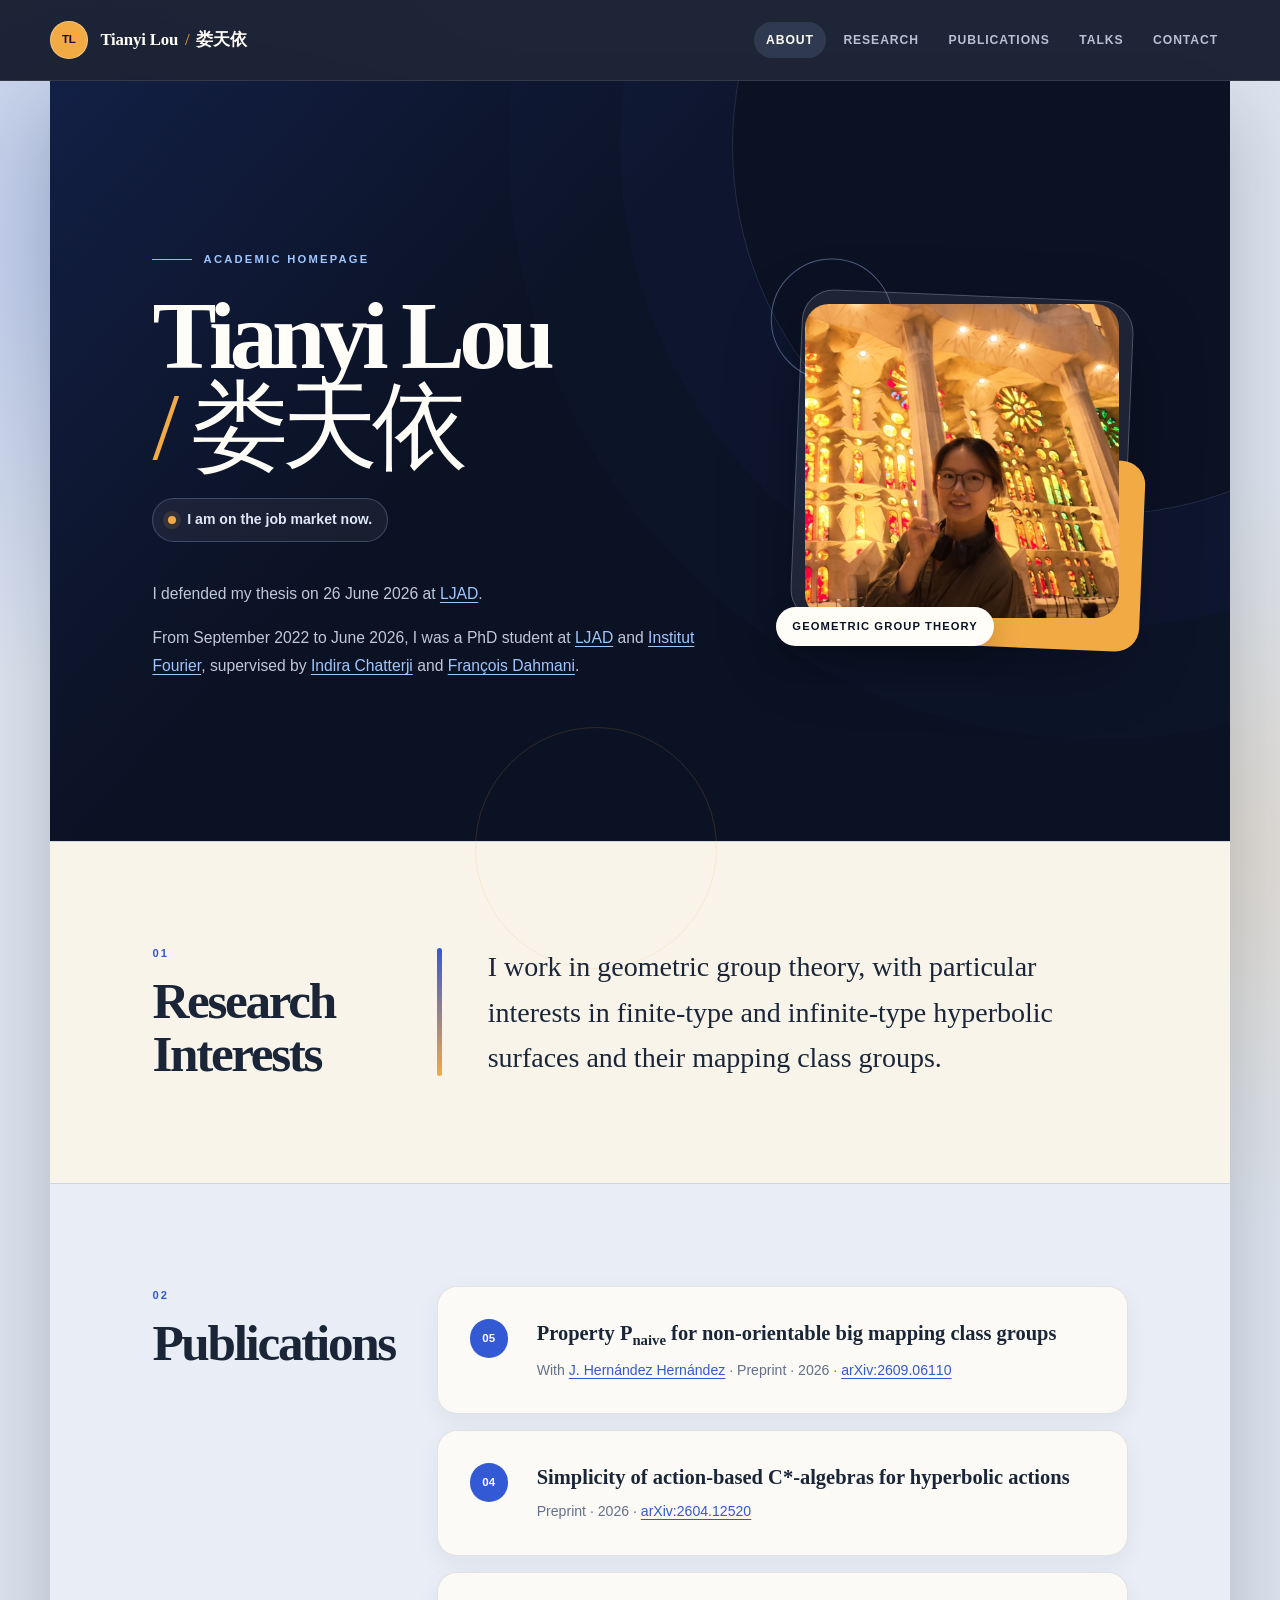
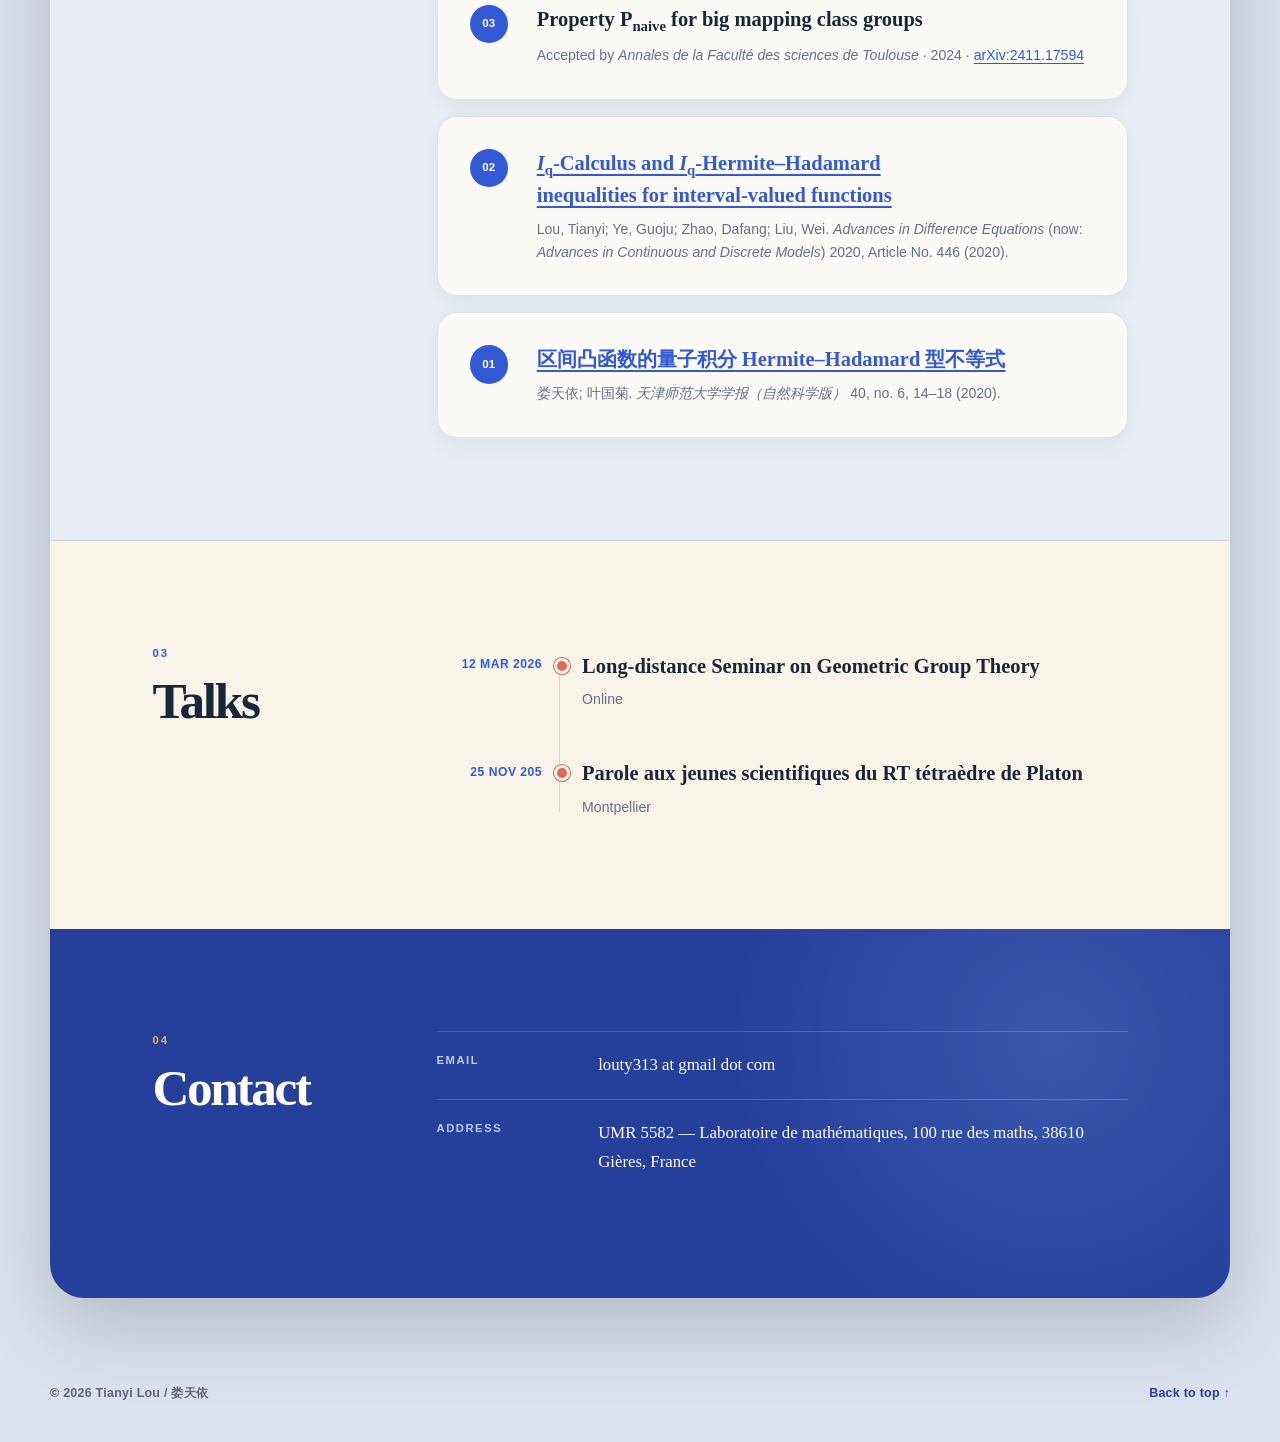
<file: index.html>
<!doctype html>
<html lang="en">
  <head>
    <meta charset="utf-8">
    <meta name="viewport" content="width=device-width, initial-scale=1">
    <meta name="description" content="Academic homepage of Tianyi Lou / 娄天依.">
    <title>Tianyi Lou / 娄天依</title>
    <link rel="stylesheet" href="styles.css">
    <script src="script.js" defer></script>
  </head>
  <body id="top">
    <a class="skip-link" href="#main-content">Skip to content</a>

    <header class="site-header">
      <div class="header-inner">
        <a class="site-name" href="#top" aria-label="Tianyi Lou, back to top">
          <span class="site-monogram" aria-hidden="true">TL</span>
          <span class="site-name-label">
            <span>Tianyi Lou</span>
            <span class="site-name-divider" aria-hidden="true">/</span>
            <span lang="zh-Hans">娄天依</span>
          </span>
        </a>

        <nav class="site-nav" aria-label="Primary navigation">
          <a href="#about">About</a>
          <a href="#research">Research</a>
          <a href="#publications">Publications</a>
          <a href="#talks">Talks</a>
          <a href="#contact">Contact</a>
        </nav>
      </div>
    </header>

    <main id="main-content" class="page-shell">
      <section id="about" class="intro section" aria-labelledby="about-title">
        <div class="hero-copy">
          <p class="eyebrow">Academic homepage</p>
          <h1 id="about-title">
            Tianyi Lou <span class="title-divider" aria-hidden="true">/</span>
            <span lang="zh-Hans">娄天依</span>
          </h1>
          <p class="lead"><span aria-hidden="true"></span>I am on the job market now.</p>

          <div class="prose">
            <p>
              I defended my thesis on 26 June 2026 at
              <a href="https://math.univ-cotedazur.fr/">LJAD</a>.
            </p>
            <p>
              From September 2022 to June 2026, I was a PhD student at
              <a href="https://math.univ-cotedazur.fr/">LJAD</a> and
              <a href="https://www-fourier.ujf-grenoble.fr/">Institut Fourier</a>,
              supervised by
              <a href="https://chatterj.perso.math.cnrs.fr/">Indira Chatterji</a>
              and
              <a href="https://www-fourier.univ-grenoble-alpes.fr/~dahmani/">François Dahmani</a>.
            </p>
          </div>
        </div>

        <figure class="portrait-stage">
          <div class="portrait-frame">
            <img
              class="profile-photo"
              src="gallery/profile-photo.jpg"
              alt="Portrait of Tianyi Lou"
              width="360"
              height="360"
              fetchpriority="high"
            >
          </div>
          <figcaption>Geometric group theory</figcaption>
        </figure>
      </section>

      <section id="research" class="section" aria-labelledby="research-title">
        <div class="section-heading">
          <p class="section-number" aria-hidden="true">01</p>
          <h2 id="research-title">Research Interests</h2>
        </div>
        <div class="prose">
          <p>
            I work in geometric group theory, with particular interests in
            finite-type and infinite-type hyperbolic surfaces and their mapping
            class groups.
          </p>
        </div>
      </section>

      <section id="publications" class="section publications-section" aria-labelledby="publications-title">
        <div class="section-heading">
          <p class="section-number" aria-hidden="true">02</p>
          <h2 id="publications-title">Publications</h2>
        </div>

        <ol class="publication-list" reversed>
          <li>
            <article class="publication">
              <h3>Property P<sub>naive</sub> for non-orientable big mapping class groups</h3>
              <p class="publication-meta">
                With <a href="https://sites.google.com/site/jhdezhdez/">J. Hernández Hernández</a> · Preprint · 2026 ·
                <a href="https://arxiv.org/abs/2609.06110">arXiv:2609.06110</a>
              </p>
            </article>
          </li>
          <li>
            <article class="publication">
              <h3>Simplicity of action-based C*-algebras for hyperbolic actions</h3>
              <p class="publication-meta">
                Preprint · 2026 ·
                <a href="https://arxiv.org/abs/2604.12520">arXiv:2604.12520</a>
              </p>
            </article>
          </li>
          <li>
            <article class="publication">
              <h3>Property P<sub>naive</sub> for big mapping class groups</h3>
              <p class="publication-meta">
                Accepted by <cite>Annales de la Faculté des sciences de Toulouse</cite> · 2024 ·
                <a href="https://arxiv.org/abs/2411.17594">arXiv:2411.17594</a>
              </p>
            </article>
          </li>
          <li>
            <article class="publication">
              <h3>
                <a href="https://doi.org/10.1186/s13662-020-02902-8">
                  <i>I</i><sub>q</sub>-Calculus and <i>I</i><sub>q</sub>-Hermite–Hadamard inequalities for interval-valued functions
                </a>
              </h3>
              <p class="publication-meta">
                Lou, Tianyi; Ye, Guoju; Zhao, Dafang; Liu, Wei. <cite>Advances in Difference Equations</cite>
                (now: <cite>Advances in Continuous and Discrete Models</cite>) 2020, Article No. 446 (2020).
              </p>
            </article>
          </li>
          <li>
            <article class="publication">
              <h3>
                <a href="https://kns.cnki.net/kcms2/article/abstract?v=sUuNT8fGw0b_enl1IgPSoW48zLB_SL4hMFAZtp88K6xoLDj75rgsoVT_wpUfHNxV6xA4-etBP5PENaztrbMHVVxCDIzLJtEpaCIkJmwwI9nKWkya4yK_cHlfI4sl3OfgX4fRPq-rky9_NulIVkAYYIWYRbN4U6-rdiW8gCddHKE=&amp;uniplatform=NZKPT&amp;language=CHS">
                  区间凸函数的量子积分 Hermite–Hadamard 型不等式
                </a>
              </h3>
              <p class="publication-meta">
                娄天依; 叶国菊. <cite>天津师范大学学报（自然科学版）</cite> 40, no. 6, 14–18 (2020).
              </p>
            </article>
          </li>
        </ol>
      </section>

      <section id="talks" class="section talks-section" aria-labelledby="talks-title">
        <div class="section-heading">
          <p class="section-number" aria-hidden="true">03</p>
          <h2 id="talks-title">Talks</h2>
        </div>

        <ul class="talk-list">
          <li>
            <time datetime="2026-03-12">12 Mar 2026</time>
            <div>
              <h3>Long-distance Seminar on Geometric Group Theory</h3>
              <p>Online</p>
            </div>
          </li>
          <li>
            <time>25 Nov 205</time>
            <div>
              <h3>Parole aux jeunes scientifiques du RT tétraèdre de Platon</h3>
              <p>Montpellier</p>
            </div>
          </li>
        </ul>
      </section>

      <section id="contact" class="section contact-section" aria-labelledby="contact-title">
        <div class="section-heading">
          <p class="section-number" aria-hidden="true">04</p>
          <h2 id="contact-title">Contact</h2>
        </div>

        <dl class="contact-list">
          <div>
            <dt>Email</dt>
            <dd>louty313 <span aria-hidden="true">at</span><span class="sr-only"> at </span> gmail <span aria-hidden="true">dot</span><span class="sr-only"> dot </span> com</dd>
          </div>
          <div>
            <dt>Address</dt>
            <dd>UMR 5582 — Laboratoire de mathématiques, 100 rue des maths, 38610 Gières, France</dd>
          </div>
        </dl>
      </section>
    </main>

    <footer class="site-footer">
      <div class="footer-inner">
        <p>© <span id="current-year">2026</span> Tianyi Lou / 娄天依</p>
        <a href="#top">Back to top ↑</a>
      </div>
    </footer>
  </body>
</html>
</file>
<file: styles.css>
:root {
  --ink: #0b1224;
  --ink-soft: #15203b;
  --paper: #f8f4ea;
  --paper-bright: #fffdf7;
  --canvas: #dbe3ee;
  --mist: #e9edf5;
  --text: #1a2638;
  --muted: #647087;
  --line: #cfd6e2;
  --cobalt: #3459d4;
  --cobalt-dark: #263f9b;
  --sky: #9fc6ff;
  --amber: #f2aa45;
  --coral: #df6758;
  --header-width: 1180px;
  --font-sans: Inter, ui-sans-serif, -apple-system, BlinkMacSystemFont, "Segoe UI", sans-serif;
  --font-serif: Iowan Old Style, "Palatino Linotype", "Book Antiqua", Palatino, Georgia, serif;
}

* {
  box-sizing: border-box;
}

html {
  scroll-behavior: smooth;
  scroll-padding-top: 6.5rem;
}

body {
  margin: 0;
  color: var(--text);
  background:
    radial-gradient(circle at 8% 8%, rgba(52, 89, 212, 0.2), transparent 28rem),
    radial-gradient(circle at 92% 28%, rgba(242, 170, 69, 0.18), transparent 24rem),
    var(--canvas);
  font-family: var(--font-sans);
  font-size: 1rem;
  line-height: 1.7;
  text-rendering: optimizeLegibility;
  -webkit-font-smoothing: antialiased;
}

a {
  color: var(--cobalt);
  text-decoration-thickness: 0.08em;
  text-underline-offset: 0.2em;
}

a:hover {
  color: var(--cobalt-dark);
}

a:focus-visible {
  outline: 3px solid rgba(159, 198, 255, 0.72);
  outline-offset: 4px;
  border-radius: 4px;
}

.skip-link {
  position: fixed;
  top: 0.75rem;
  left: 0.75rem;
  z-index: 100;
  padding: 0.6rem 0.9rem;
  border-radius: 999px;
  color: var(--ink);
  background: var(--amber);
  font-weight: 750;
  transform: translateY(-180%);
}

.skip-link:focus {
  transform: translateY(0);
}

.site-header {
  position: sticky;
  top: 0;
  z-index: 20;
  border-bottom: 1px solid rgba(255, 255, 255, 0.1);
  background: rgba(11, 18, 36, 0.91);
  backdrop-filter: blur(18px);
}

.header-inner,
.footer-inner {
  width: min(calc(100% - 3rem), var(--header-width));
  margin: 0 auto;
}

.header-inner {
  display: flex;
  align-items: center;
  justify-content: space-between;
  min-height: 5rem;
  gap: 2.5rem;
}

.site-name {
  display: inline-flex;
  flex: 0 0 auto;
  align-items: center;
  gap: 0.8rem;
  color: var(--paper-bright);
  text-decoration: none;
}

.site-name:hover {
  color: var(--sky);
}

.site-monogram {
  display: grid;
  width: 2.35rem;
  height: 2.35rem;
  place-items: center;
  border: 1px solid rgba(255, 255, 255, 0.3);
  border-radius: 50%;
  color: var(--ink);
  background: var(--amber);
  font-family: var(--font-sans);
  font-size: 0.72rem;
  font-weight: 850;
  letter-spacing: -0.02em;
}

.site-name-label {
  display: inline-flex;
  align-items: baseline;
  gap: 0.42rem;
  font-family: var(--font-serif);
  font-size: 1.05rem;
  font-weight: 700;
  letter-spacing: -0.01em;
}

.site-name-divider,
.title-divider {
  color: var(--amber);
  font-weight: 400;
}

.site-nav {
  display: flex;
  align-items: center;
  justify-content: flex-end;
  gap: 0.35rem;
  font-size: 0.76rem;
  font-weight: 720;
  letter-spacing: 0.075em;
  text-transform: uppercase;
  white-space: nowrap;
}

.site-nav a {
  padding: 0.5rem 0.75rem;
  border-radius: 999px;
  color: #b7c1d4;
  text-decoration: none;
  transition: color 150ms ease, background-color 150ms ease;
}

.site-nav a:hover,
.site-nav a[aria-current="location"] {
  color: var(--paper-bright);
  background: rgba(159, 198, 255, 0.13);
}

.page-shell {
  width: min(calc(100% - 2rem), var(--header-width));
  margin: 0 auto 3rem;
  overflow: hidden;
  border-radius: 0 0 34px 34px;
  background: var(--paper);
  box-shadow: 0 28px 80px rgba(11, 18, 36, 0.2);
}

.section {
  position: relative;
  display: grid;
  grid-template-columns: minmax(150px, 0.3fr) minmax(0, 1fr);
  gap: clamp(2rem, 6vw, 6.5rem);
  padding: clamp(4.5rem, 8vw, 7.5rem) clamp(2rem, 8vw, 7.5rem);
  border-top: 1px solid var(--line);
}

.intro {
  isolation: isolate;
  min-height: min(760px, calc(100vh - 5rem));
  grid-template-columns: minmax(0, 1.25fr) minmax(280px, 0.75fr);
  align-items: center;
  gap: clamp(3rem, 7vw, 7rem);
  border-top: 0;
  color: var(--paper-bright);
  background:
    linear-gradient(132deg, rgba(52, 89, 212, 0.19), transparent 38%),
    var(--ink);
}

.intro::before,
.intro::after {
  position: absolute;
  z-index: -1;
  border: 1px solid rgba(159, 198, 255, 0.15);
  border-radius: 50%;
  content: "";
  pointer-events: none;
}

.intro::before {
  top: -19rem;
  right: -15rem;
  width: 46rem;
  height: 46rem;
  box-shadow:
    0 0 0 7rem rgba(52, 89, 212, 0.035),
    0 0 0 14rem rgba(52, 89, 212, 0.025);
}

.intro::after {
  bottom: -8rem;
  left: 36%;
  width: 15rem;
  height: 15rem;
  border-color: rgba(242, 170, 69, 0.16);
}

.hero-copy {
  position: relative;
  z-index: 2;
}

.eyebrow,
.section-number {
  margin: 0;
  color: var(--cobalt);
  font-size: 0.7rem;
  font-weight: 820;
  letter-spacing: 0.2em;
  text-transform: uppercase;
}

.intro .eyebrow {
  display: inline-flex;
  align-items: center;
  gap: 0.7rem;
  color: var(--sky);
}

.intro .eyebrow::before {
  width: 2.5rem;
  height: 1px;
  background: var(--amber);
  content: "";
}

h1,
h2,
h3,
p {
  margin-top: 0;
}

h1,
h2,
h3 {
  text-wrap: balance;
}

h1 {
  max-width: 760px;
  margin: 1.3rem 0 1.6rem;
  font-family: var(--font-serif);
  font-size: clamp(3.8rem, 7.5vw, 7rem);
  font-weight: 580;
  letter-spacing: -0.06em;
  line-height: 0.95;
}

h1 span[lang] {
  white-space: nowrap;
}

.lead {
  display: inline-flex;
  align-items: center;
  gap: 0.7rem;
  margin-bottom: 2.4rem;
  padding: 0.55rem 0.9rem;
  border: 1px solid rgba(159, 198, 255, 0.25);
  border-radius: 999px;
  color: #dfe9f8;
  background: rgba(255, 255, 255, 0.06);
  font-size: 0.88rem;
  font-weight: 680;
}

.lead > span {
  width: 0.52rem;
  height: 0.52rem;
  border-radius: 50%;
  background: var(--amber);
  box-shadow: 0 0 0 5px rgba(242, 170, 69, 0.12);
}

.prose {
  max-width: 760px;
  font-family: var(--font-serif);
  font-size: 1.1rem;
}

.prose p:last-child {
  margin-bottom: 0;
}

.intro .prose {
  max-width: 680px;
  color: #bfc9d9;
  font-family: var(--font-sans);
  font-size: 0.98rem;
  line-height: 1.8;
}

.intro .prose a {
  color: var(--sky);
}

.intro .prose a:hover {
  color: var(--paper-bright);
}

.portrait-stage {
  position: relative;
  z-index: 2;
  width: min(100%, 360px);
  margin: 0 auto;
}

.portrait-frame {
  position: relative;
  aspect-ratio: 1;
  padding: 8px;
  border: 1px solid rgba(255, 255, 255, 0.22);
  border-radius: 32px;
  background: rgba(255, 255, 255, 0.08);
  box-shadow: 0 30px 70px rgba(0, 0, 0, 0.34);
  transform: rotate(2.4deg);
}

.portrait-frame::before {
  position: absolute;
  right: -1.2rem;
  bottom: -1.2rem;
  z-index: -1;
  width: 58%;
  height: 58%;
  border-radius: 24px;
  background: var(--amber);
  content: "";
}

.portrait-frame::after {
  position: absolute;
  top: -2rem;
  left: -2rem;
  z-index: -1;
  width: 7.5rem;
  height: 7.5rem;
  border: 1px solid rgba(159, 198, 255, 0.42);
  border-radius: 50%;
  content: "";
}

.profile-photo {
  display: block;
  width: 100%;
  height: 100%;
  border-radius: 24px;
  object-fit: cover;
  object-position: 68% 52%;
  transform: rotate(-2.4deg);
}

.portrait-stage figcaption {
  position: absolute;
  bottom: -1.2rem;
  left: -1.2rem;
  padding: 0.62rem 1rem;
  border-radius: 999px;
  color: var(--ink);
  background: var(--paper-bright);
  box-shadow: 0 10px 30px rgba(0, 0, 0, 0.2);
  font-size: 0.7rem;
  font-weight: 820;
  letter-spacing: 0.1em;
  text-transform: uppercase;
}

.section-heading {
  align-self: start;
}

.section-heading h2 {
  max-width: 12rem;
  margin: 0.75rem 0 0;
  font-family: var(--font-serif);
  font-size: clamp(2rem, 4vw, 3.35rem);
  font-weight: 600;
  letter-spacing: -0.045em;
  line-height: 1.02;
}

#research .prose {
  position: relative;
  max-width: 820px;
  padding-left: clamp(1.5rem, 4vw, 3.5rem);
  font-size: clamp(1.35rem, 2.4vw, 1.75rem);
  line-height: 1.62;
}

#research .prose::before {
  position: absolute;
  top: 0.25rem;
  bottom: 0.25rem;
  left: 0;
  width: 5px;
  border-radius: 999px;
  background: linear-gradient(var(--cobalt), var(--amber));
  content: "";
}

.publications-section {
  background: var(--mist);
}

.publication-list {
  margin: 0;
  padding: 0;
  list-style: none;
  counter-reset: publications 6;
}

.publication-list > li {
  display: grid;
  grid-template-columns: 3.2rem 1fr;
  gap: 1rem;
  margin-bottom: 1rem;
  padding: clamp(1.35rem, 3vw, 2rem);
  border: 1px solid rgba(100, 112, 135, 0.18);
  border-radius: 20px;
  background: rgba(255, 253, 247, 0.82);
  box-shadow: 0 8px 24px rgba(26, 38, 56, 0.055);
  counter-increment: publications -1;
  transition: transform 180ms ease, border-color 180ms ease, box-shadow 180ms ease;
}

.publication-list > li:last-child {
  margin-bottom: 0;
}

.publication-list > li:hover {
  border-color: rgba(52, 89, 212, 0.34);
  box-shadow: 0 16px 34px rgba(26, 38, 56, 0.1);
  transform: translateY(-3px);
}

.publication-list > li::before {
  display: grid;
  width: 2.4rem;
  height: 2.4rem;
  place-items: center;
  border-radius: 50%;
  color: var(--paper-bright);
  background: var(--cobalt);
  font-size: 0.72rem;
  font-weight: 820;
  font-variant-numeric: tabular-nums;
  content: counter(publications, decimal-leading-zero);
}

.publication h3,
.talk-list h3 {
  margin-bottom: 0.45rem;
  font-family: var(--font-serif);
  font-size: clamp(1.08rem, 2vw, 1.28rem);
  font-weight: 650;
  line-height: 1.45;
}

.publication-meta,
.talk-list p {
  margin: 0;
  color: var(--muted);
  font-size: 0.88rem;
  line-height: 1.6;
}

.publication sub {
  font-size: 0.72em;
}

.talk-list {
  position: relative;
  margin: 0;
  padding: 0;
  list-style: none;
}

.talk-list::before {
  position: absolute;
  top: 0.9rem;
  bottom: 0.9rem;
  left: 7.65rem;
  width: 1px;
  background: var(--line);
  content: "";
}

.talk-list li {
  position: relative;
  display: grid;
  grid-template-columns: 6.6rem 1fr;
  gap: 2.5rem;
  padding: 0.5rem 0 2.5rem;
}

.talk-list li:last-child {
  padding-bottom: 0.5rem;
}

.talk-list li::before {
  position: absolute;
  top: 0.9rem;
  left: 7.36rem;
  z-index: 1;
  width: 0.62rem;
  height: 0.62rem;
  border: 3px solid var(--paper);
  border-radius: 50%;
  background: var(--coral);
  box-shadow: 0 0 0 1px var(--coral);
  content: "";
}

.talk-list time {
  align-self: start;
  padding-top: 0.18rem;
  color: var(--cobalt);
  font-size: 0.76rem;
  font-weight: 800;
  font-variant-numeric: tabular-nums;
  letter-spacing: 0.04em;
  text-align: right;
  text-transform: uppercase;
}

.contact-section {
  border-top: 0;
  color: var(--paper-bright);
  background:
    radial-gradient(circle at 85% 30%, rgba(159, 198, 255, 0.17), transparent 20rem),
    var(--cobalt-dark);
}

.contact-section .section-number {
  color: var(--amber);
}

.contact-section .section-heading h2 {
  color: var(--paper-bright);
}

.contact-list {
  margin: 0;
}

.contact-list > div {
  display: grid;
  grid-template-columns: minmax(7rem, 0.26fr) 1fr;
  gap: 1.5rem;
  padding: 1.2rem 0;
  border-top: 1px solid rgba(255, 255, 255, 0.19);
}

.contact-list dt {
  color: #bfcdf0;
  font-size: 0.7rem;
  font-weight: 820;
  letter-spacing: 0.14em;
  text-transform: uppercase;
}

.contact-list dd {
  margin: 0;
  color: var(--paper-bright);
  font-family: var(--font-serif);
  font-size: 1.05rem;
}

.site-footer {
  color: #58657b;
}

.footer-inner {
  display: flex;
  align-items: center;
  justify-content: space-between;
  gap: 2rem;
  min-height: 6rem;
  font-size: 0.78rem;
  font-weight: 650;
  letter-spacing: 0.02em;
}

.footer-inner p {
  margin: 0;
}

.footer-inner a {
  color: var(--cobalt-dark);
  text-decoration: none;
}

.sr-only {
  position: absolute;
  width: 1px;
  height: 1px;
  padding: 0;
  margin: -1px;
  overflow: hidden;
  clip: rect(0, 0, 0, 0);
  white-space: nowrap;
  border: 0;
}

@media (max-width: 980px) {
  .intro {
    grid-template-columns: minmax(0, 1fr) minmax(240px, 0.62fr);
    gap: 3rem;
  }

  .portrait-stage {
    max-width: 300px;
  }

  h1 {
    font-size: clamp(3.4rem, 8vw, 5.6rem);
  }

  .section {
    grid-template-columns: minmax(130px, 0.26fr) minmax(0, 1fr);
    gap: 3rem;
  }
}

@media (max-width: 760px) {
  html {
    scroll-padding-top: 8rem;
  }

  .header-inner {
    display: block;
    padding: 0.75rem 0 0.6rem;
  }

  .site-name {
    margin-bottom: 0.55rem;
  }

  .site-nav {
    justify-content: flex-start;
    overflow-x: auto;
    scrollbar-width: thin;
  }

  .page-shell {
    width: min(calc(100% - 1rem), var(--header-width));
    border-radius: 0 0 24px 24px;
  }

  .intro,
  .section {
    grid-template-columns: 1fr;
  }

  .intro {
    min-height: auto;
    padding-top: 4.5rem;
    padding-bottom: 5rem;
  }

  .portrait-stage {
    width: min(78vw, 320px);
    margin-top: 1.25rem;
    margin-right: 1.25rem;
  }

  .section {
    gap: 2.5rem;
  }

  .section-heading h2 {
    max-width: none;
  }

  #research .prose {
    font-size: clamp(1.2rem, 5vw, 1.55rem);
  }
}

@media (max-width: 520px) {
  .header-inner,
  .footer-inner {
    width: min(calc(100% - 2rem), var(--header-width));
  }

  .site-name-label {
    font-size: 0.95rem;
  }

  .site-nav {
    gap: 0.1rem;
  }

  .site-nav a {
    padding-inline: 0.6rem;
  }

  .section {
    padding: 4rem 1.35rem;
  }

  .intro {
    padding-top: 3.8rem;
  }

  h1 {
    font-size: clamp(3.1rem, 16vw, 4.4rem);
  }

  .portrait-stage figcaption {
    left: -0.4rem;
  }

  .publication-list > li {
    grid-template-columns: 1fr;
  }

  .publication-list > li::before {
    width: 2rem;
    height: 2rem;
  }

  .talk-list::before {
    left: 0.26rem;
  }

  .talk-list li {
    grid-template-columns: 1fr;
    gap: 0.7rem;
    padding-left: 1.7rem;
  }

  .talk-list li::before {
    top: 0.78rem;
    left: 0;
  }

  .talk-list time {
    text-align: left;
  }

  .contact-list > div {
    grid-template-columns: 1fr;
    gap: 0.35rem;
  }

  .footer-inner {
    align-items: flex-start;
    flex-direction: column;
    justify-content: center;
    gap: 0.25rem;
  }
}

@media (prefers-reduced-motion: reduce) {
  html {
    scroll-behavior: auto;
  }

  *,
  *::before,
  *::after {
    transition-duration: 0.01ms !important;
  }
}

@media print {
  body {
    color: #000;
    background: #fff;
  }

  .site-header,
  .site-footer,
  .skip-link {
    display: none;
  }

  .page-shell {
    width: 100%;
    margin: 0;
    border-radius: 0;
    box-shadow: none;
  }

  .section {
    padding: 2rem 0;
    break-inside: avoid;
  }
}
</file>
